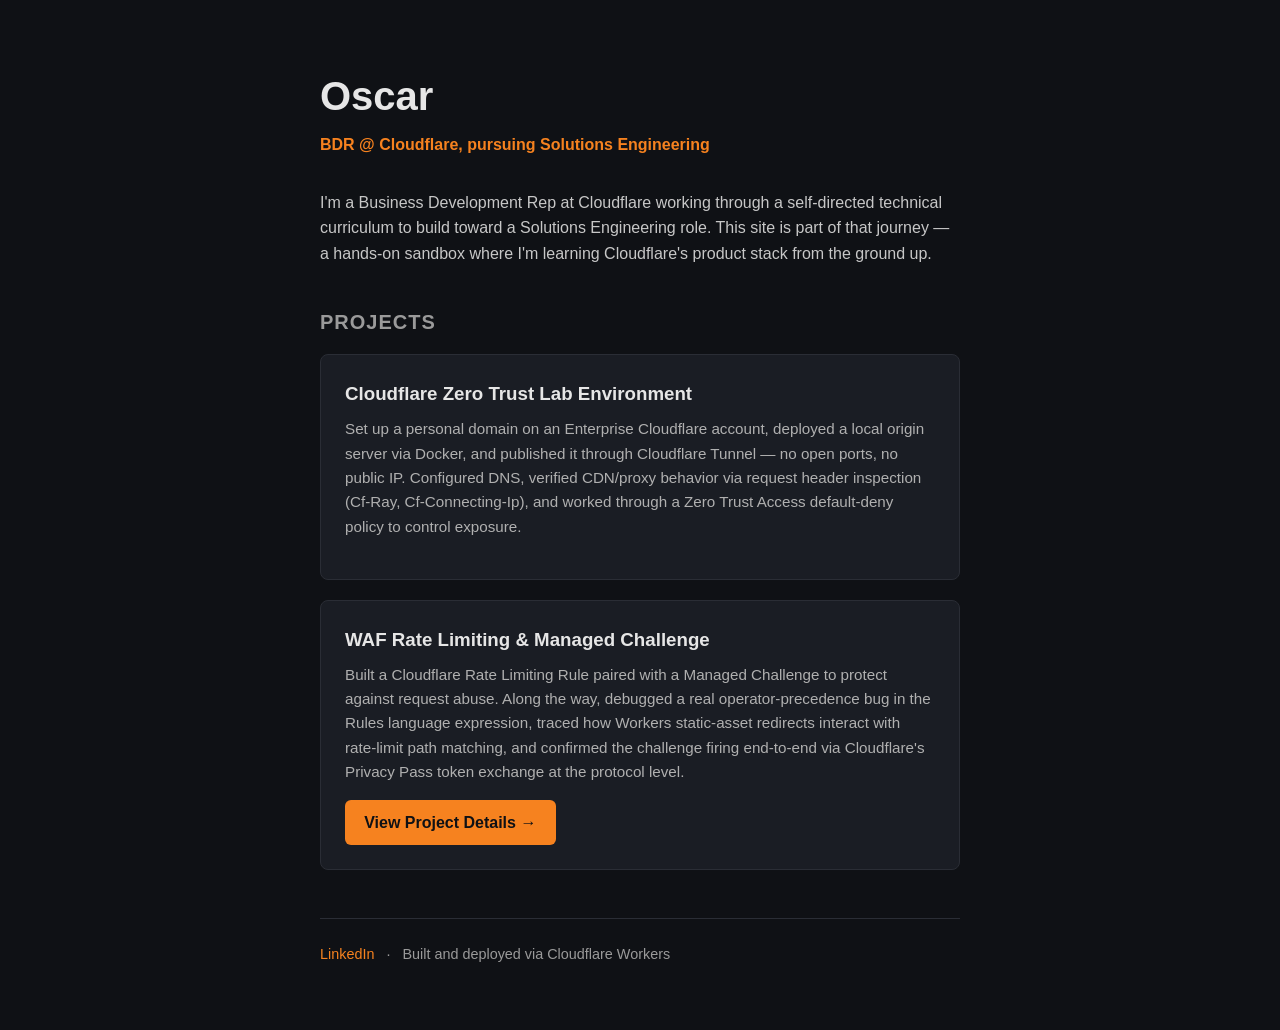
<file: index.html>
<!DOCTYPE html>
<html lang="en">
<head>
  <meta charset="UTF-8">
  <meta name="viewport" content="width=device-width, initial-scale=1.0">
  <title>Oscar | BDR pursuing Solutions Engineering</title>
  <link rel="stylesheet" href="style.css">
</head>
<body>
  <main>
    <header>
      <h1>Oscar</h1>
      <p class="subtitle">BDR @ Cloudflare, pursuing Solutions Engineering</p>
    </header>

    <section class="intro">
      <p>I'm a Business Development Rep at Cloudflare working through a self-directed technical curriculum to build toward a Solutions Engineering role. This site is part of that journey — a hands-on sandbox where I'm learning Cloudflare's product stack from the ground up.</p>
    </section>

    <section class="projects">
      <h2>Projects</h2>
      <div class="project-card">
        <h3>Cloudflare Zero Trust Lab Environment</h3>
        <p>Set up a personal domain on an Enterprise Cloudflare account, deployed a local origin server via Docker, and published it through Cloudflare Tunnel — no open ports, no public IP. Configured DNS, verified CDN/proxy behavior via request header inspection (Cf-Ray, Cf-Connecting-Ip), and worked through a Zero Trust Access default-deny policy to control exposure.</p>
      </div>

      <div class="project-card">
        <h3>WAF Rate Limiting & Managed Challenge</h3>
        <p>Built a Cloudflare Rate Limiting Rule paired with a Managed Challenge to protect against request abuse. Along the way, debugged a real operator-precedence bug in the Rules language expression, traced how Workers static-asset redirects interact with rate-limit path matching, and confirmed the challenge firing end-to-end via Cloudflare's Privacy Pass token exchange at the protocol level.</p>
        <a href="/waf-project.html" class="test-button">View Project Details →</a>
      </div>
    </section>

    <footer>
      <a href="https://www.linkedin.com/in/oal18/" target="_blank" rel="noopener">LinkedIn</a>
      <span class="dot">·</span>
      <span>Built and deployed via Cloudflare Workers</span>
    </footer>
  </main>
</body>
</html>
</file>
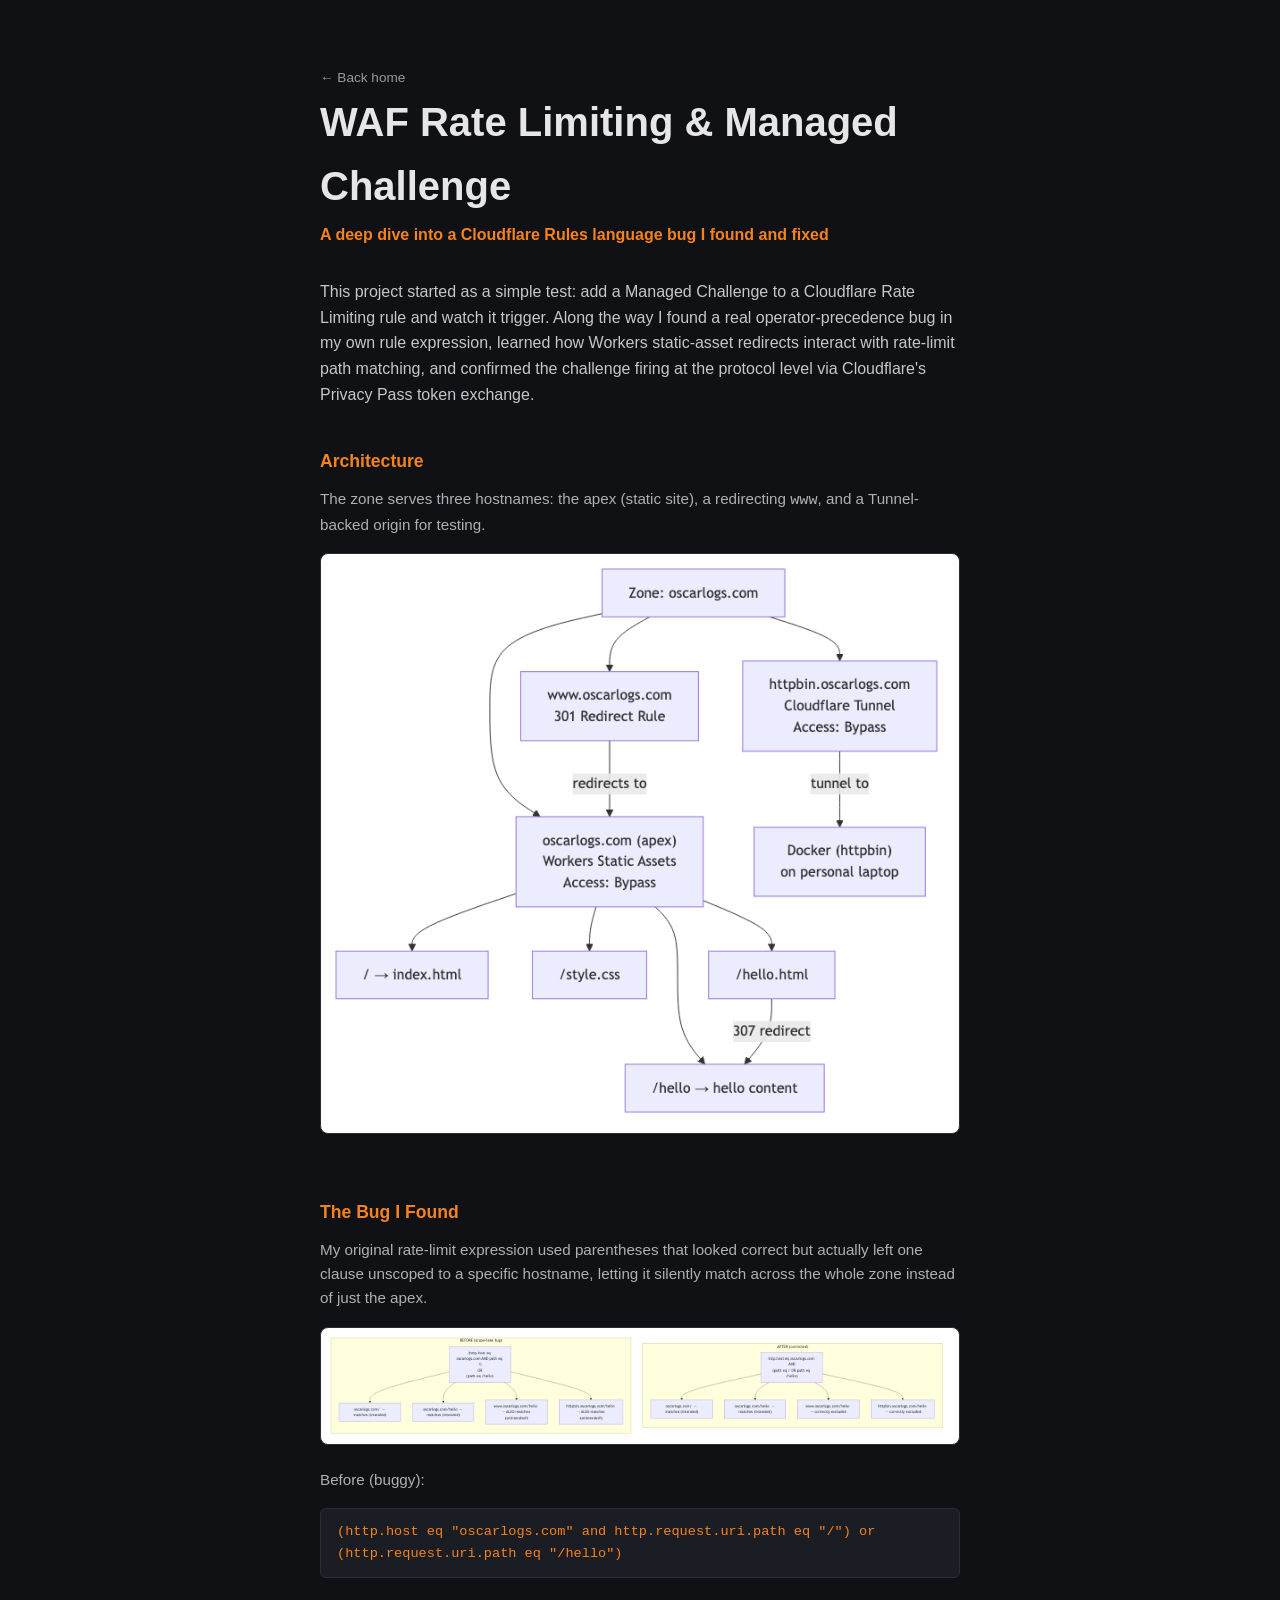
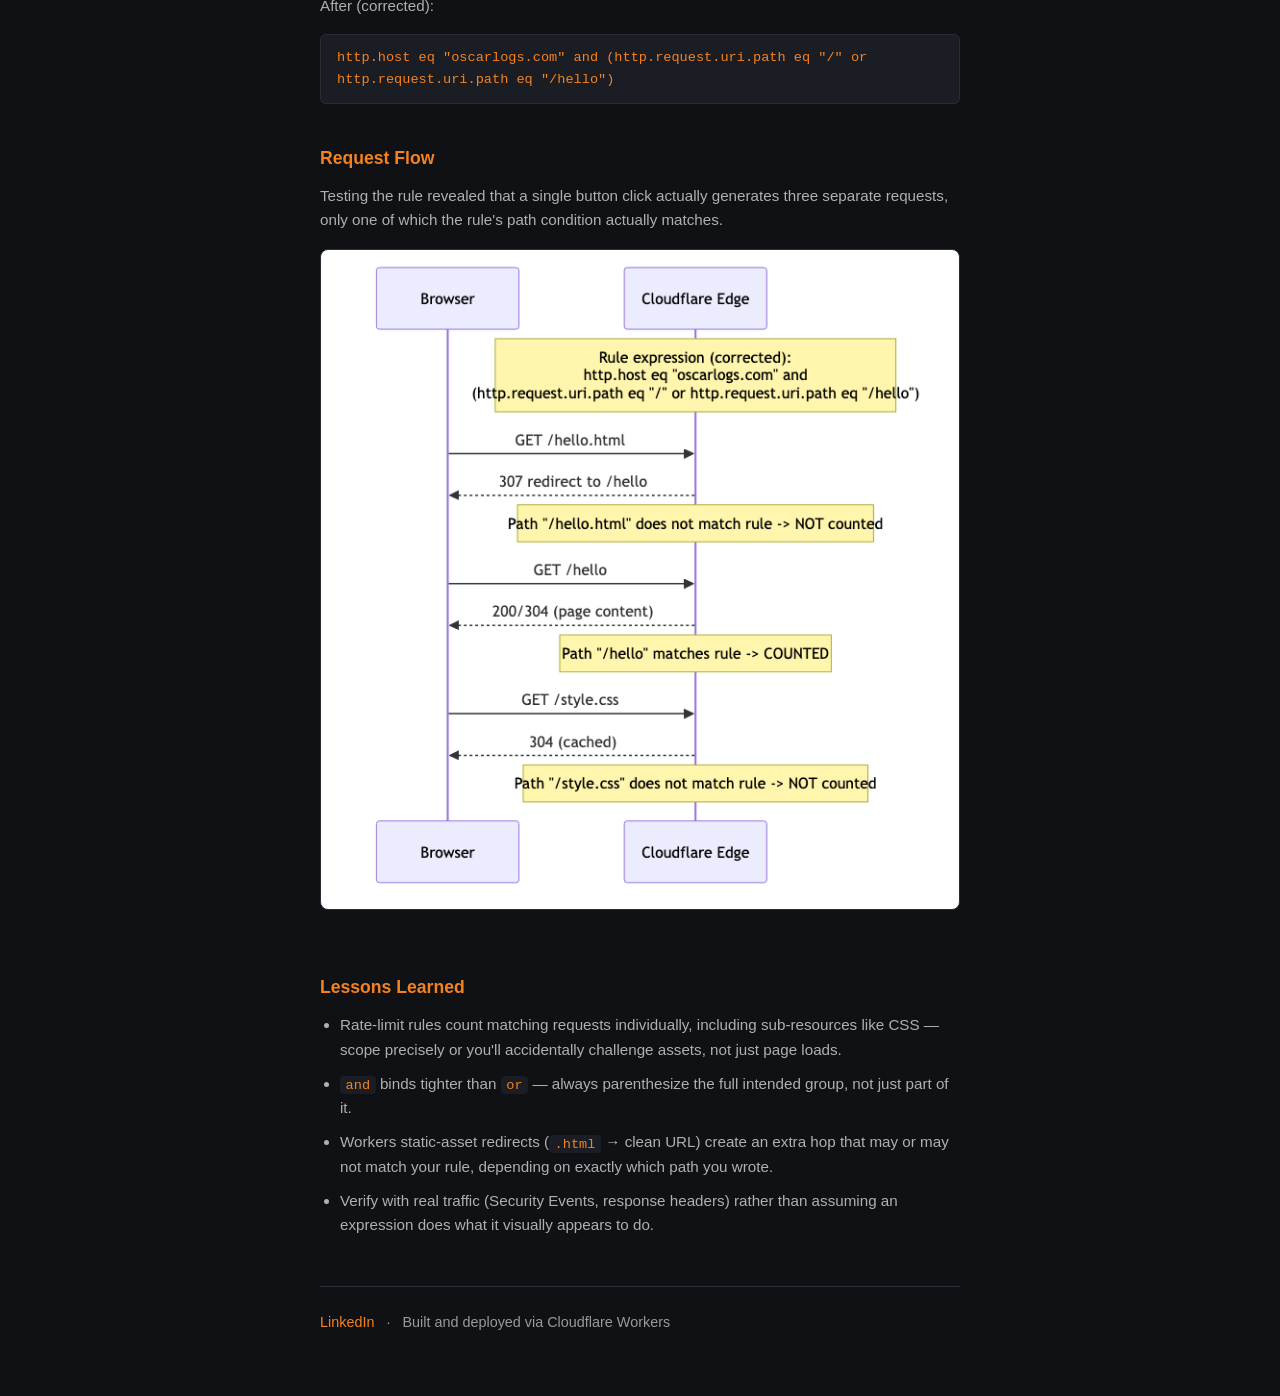
<file: waf-project.html>
<!DOCTYPE html>
<html lang="en">
<head>
  <meta charset="UTF-8">
  <meta name="viewport" content="width=device-width, initial-scale=1.0">
  <title>WAF Rate Limiting & Managed Challenge | Oscar</title>
  <link rel="stylesheet" href="style.css">
</head>
<body>
  <main>
    <header>
      <p><a href="/" class="back-link">&larr; Back home</a></p>
      <h1>WAF Rate Limiting &amp; Managed Challenge</h1>
      <p class="subtitle">A deep dive into a Cloudflare Rules language bug I found and fixed</p>
    </header>

    <section class="intro">
      <p>This project started as a simple test: add a Managed Challenge to a Cloudflare Rate Limiting rule and watch it trigger. Along the way I found a real operator-precedence bug in my own rule expression, learned how Workers static-asset redirects interact with rate-limit path matching, and confirmed the challenge firing at the protocol level via Cloudflare's Privacy Pass token exchange.</p>
    </section>

    <section class="waf-doc-section">
      <h2>Architecture</h2>
      <p>The zone serves three hostnames: the apex (static site), a redirecting <code>www</code>, and a Tunnel-backed origin for testing.</p>
      <img src="zone-structure.png" alt="Zone structure diagram showing oscarlogs.com apex, www redirect, and httpbin tunnel" class="diagram-img">
    </section>

    <section class="waf-doc-section">
      <h2>The Bug I Found</h2>
      <p>My original rate-limit expression used parentheses that looked correct but actually left one clause unscoped to a specific hostname, letting it silently match across the whole zone instead of just the apex.</p>
      <img src="precedence-bug.png" alt="Before and after diagram showing an operator precedence bug in a Cloudflare rule expression" class="diagram-img">
      <p class="code-block-label">Before (buggy):</p>
      <pre class="code-block">(http.host eq "oscarlogs.com" and http.request.uri.path eq "/") or (http.request.uri.path eq "/hello")</pre>
      <p class="code-block-label">After (corrected):</p>
      <pre class="code-block">http.host eq "oscarlogs.com" and (http.request.uri.path eq "/" or http.request.uri.path eq "/hello")</pre>
    </section>

    <section class="waf-doc-section">
      <h2>Request Flow</h2>
      <p>Testing the rule revealed that a single button click actually generates three separate requests, only one of which the rule's path condition actually matches.</p>
      <img src="waf-button-flow.png" alt="Sequence diagram showing which requests count toward the rate limit" class="diagram-img">
    </section>

    <section class="waf-doc-section">
      <h2>Lessons Learned</h2>
      <ul class="lessons-list">
        <li>Rate-limit rules count matching requests individually, including sub-resources like CSS &mdash; scope precisely or you'll accidentally challenge assets, not just page loads.</li>
        <li><code>and</code> binds tighter than <code>or</code> &mdash; always parenthesize the full intended group, not just part of it.</li>
        <li>Workers static-asset redirects (<code>.html</code> &rarr; clean URL) create an extra hop that may or may not match your rule, depending on exactly which path you wrote.</li>
        <li>Verify with real traffic (Security Events, response headers) rather than assuming an expression does what it visually appears to do.</li>
      </ul>
    </section>

    <footer>
      <a href="https://www.linkedin.com/in/oal18/" target="_blank" rel="noopener">LinkedIn</a>
      <span class="dot">&middot;</span>
      <span>Built and deployed via Cloudflare Workers</span>
    </footer>
  </main>
</body>
</html>
</file>
<file: style.css>
* { box-sizing: border-box; margin: 0; padding: 0; }

body {
  font-family: -apple-system, BlinkMacSystemFont, "Segoe UI", sans-serif;
  background: #0f1115;
  color: #e6e6e6;
  display: flex;
  justify-content: center;
  padding: 4rem 1.5rem;
  line-height: 1.6;
}

main { max-width: 640px; width: 100%; }

header h1 { font-size: 2.5rem; margin-bottom: 0.25rem; }
.subtitle { color: #f6821f; font-weight: 600; margin-bottom: 2rem; }

.intro { margin-bottom: 2.5rem; color: #c7c7c7; }

.projects h2 { font-size: 1.25rem; margin-bottom: 1rem; text-transform: uppercase; letter-spacing: 0.05em; color: #9a9a9a; }

.project-card {
  background: #1a1d24;
  border: 1px solid #2a2d35;
  border-radius: 8px;
  padding: 1.5rem;
  margin-bottom: 1.25rem;
}
.project-card h3 { margin-bottom: 0.5rem; }
.project-card p { color: #b0b0b0; font-size: 0.95rem; margin-bottom: 1rem; }

.test-button {
  display: inline-block;
  background: #f6821f;
  color: #0f1115;
  padding: 0.6rem 1.2rem;
  border-radius: 6px;
  font-weight: 600;
  text-decoration: none;
}


footer { margin-top: 3rem; padding-top: 1.5rem; border-top: 1px solid #2a2d35; font-size: 0.9rem; color: #9a9a9a; }
footer a { color: #f6821f; text-decoration: none; }
footer a:hover { text-decoration: underline; }
.dot { margin: 0 0.5rem; }

/* --- waf-project.html specific styles --- */
.back-link { color: #9a9a9a; font-size: 0.85rem; text-decoration: none; }
.back-link:hover { color: #f6821f; }

.waf-doc-section { margin-top: 2.5rem; }
.waf-doc-section h2 { font-size: 1.1rem; margin-bottom: 0.75rem; color: #f6821f; }
.waf-doc-section p { color: #b0b0b0; font-size: 0.95rem; margin-bottom: 1rem; }

.diagram-img {
  max-width: 100%;
  border-radius: 8px;
  border: 1px solid #2a2d35;
  margin-bottom: 1rem;
  background: #fff;
  padding: 0.5rem;
}

.code-block-label { font-size: 0.8rem; color: #9a9a9a; margin-bottom: 0.25rem; }
.code-block {
  background: #1a1d24;
  border: 1px solid #2a2d35;
  border-radius: 6px;
  padding: 0.75rem 1rem;
  font-family: "SF Mono", Monaco, Consolas, monospace;
  font-size: 0.85rem;
  color: #f6821f;
  overflow-x: auto;
  margin-bottom: 1rem;
  white-space: pre-wrap;
  word-break: break-word;
}

.lessons-list { color: #b0b0b0; font-size: 0.95rem; padding-left: 1.25rem; }
.lessons-list li { margin-bottom: 0.6rem; }
.lessons-list code {
  background: #1a1d24;
  padding: 0.1rem 0.35rem;
  border-radius: 4px;
  font-size: 0.85rem;
  color: #f6821f;
}
</file>
